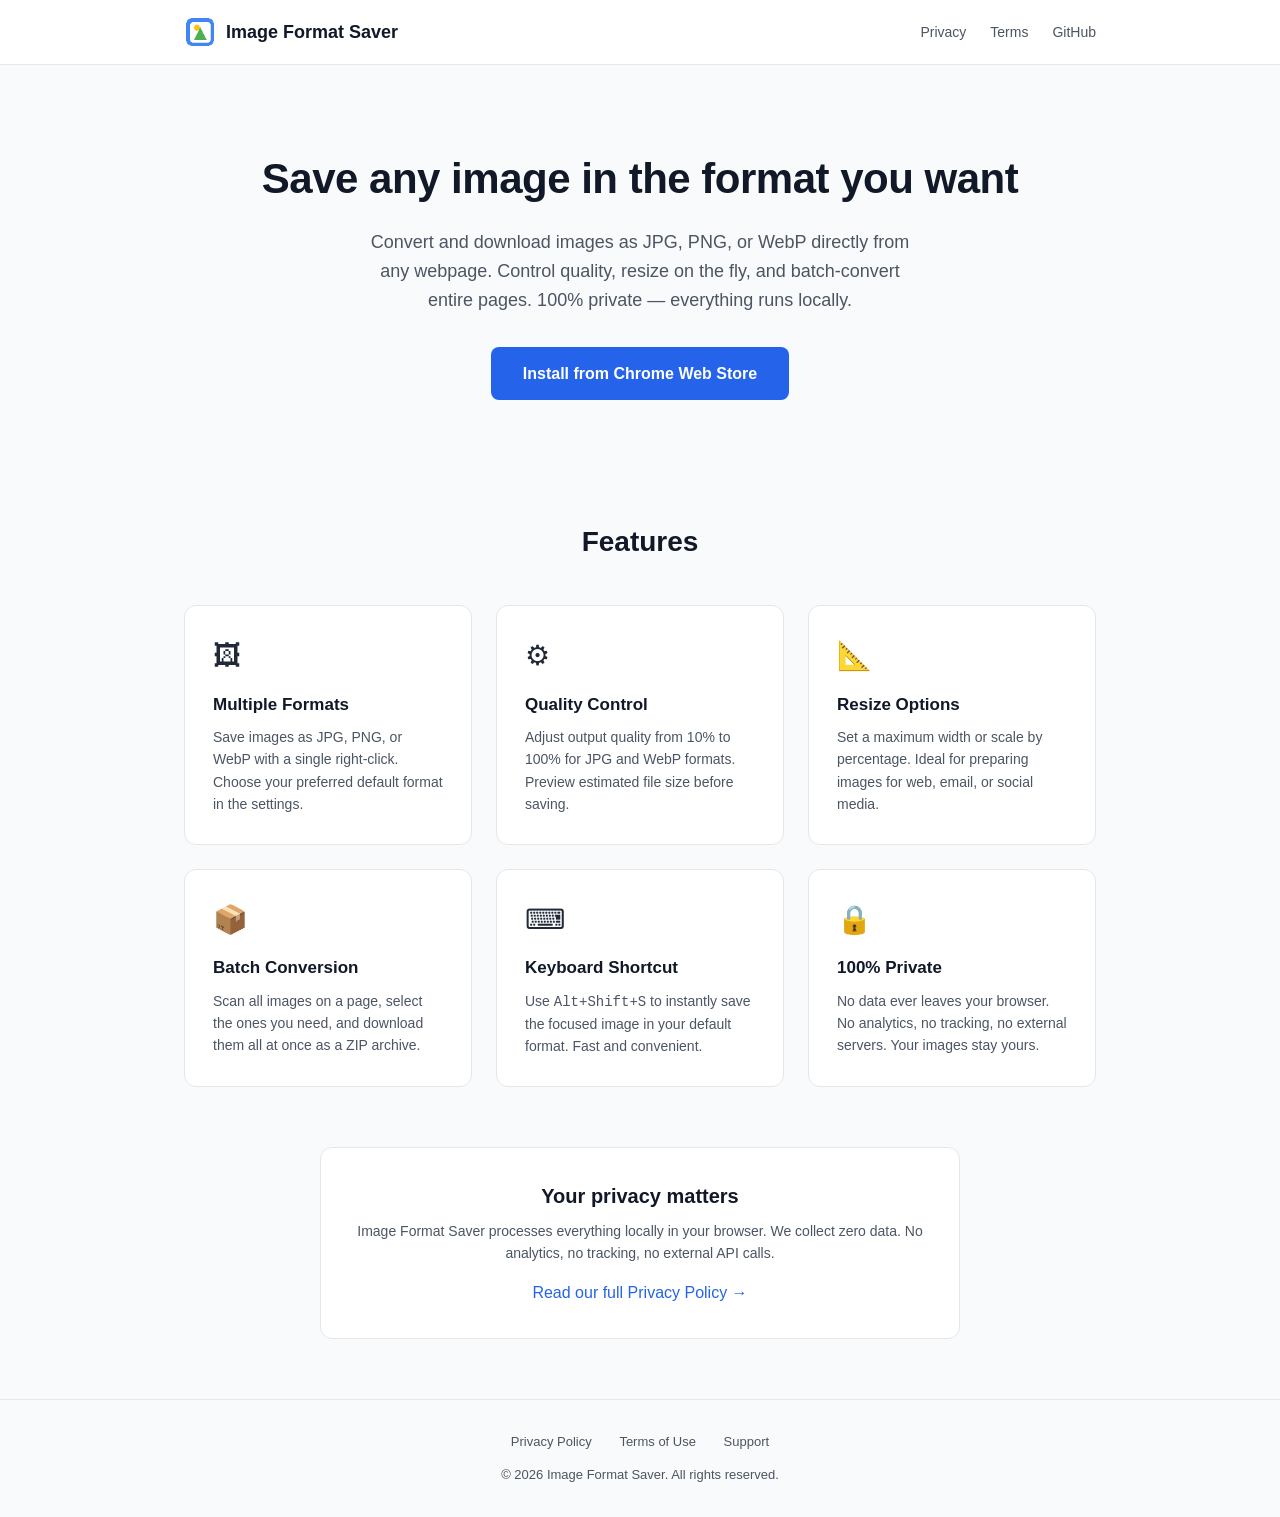
<file: index.html>
<!DOCTYPE html>
<html lang="en">
<head>
  <meta charset="UTF-8">
  <meta name="viewport" content="width=device-width, initial-scale=1.0">
  <title>Image Format Saver — Chrome Extension</title>
  <meta name="description" content="Save any image as JPG, PNG or WebP with quality control and resizing options. Free Chrome extension, 100% private.">
  <link rel="icon" type="image/png" sizes="48x48" href="icon48.png">
  <link rel="icon" type="image/png" sizes="16x16" href="favicon.png">
  <style>
    :root {
      --blue: #2563eb;
      --blue-dark: #1d4ed8;
      --gray-50: #f9fafb;
      --gray-100: #f3f4f6;
      --gray-200: #e5e7eb;
      --gray-600: #4b5563;
      --gray-800: #1f2937;
      --gray-900: #111827;
      --radius: 12px;
    }
    * { margin: 0; padding: 0; box-sizing: border-box; }
    body {
      font-family: -apple-system, BlinkMacSystemFont, "Segoe UI", Roboto, "Helvetica Neue", sans-serif;
      color: var(--gray-800);
      line-height: 1.6;
      background: var(--gray-50);
    }

    /* Header */
    header {
      background: white;
      border-bottom: 1px solid var(--gray-200);
      padding: 16px 0;
    }
    .container { max-width: 960px; margin: 0 auto; padding: 0 24px; }
    nav { display: flex; align-items: center; justify-content: space-between; }
    nav .logo { display: flex; align-items: center; gap: 10px; text-decoration: none; color: var(--gray-900); font-weight: 700; font-size: 18px; }
    nav .logo img { width: 32px; height: 32px; }
    nav .links { display: flex; gap: 24px; }
    nav .links a { text-decoration: none; color: var(--gray-600); font-size: 14px; font-weight: 500; }
    nav .links a:hover { color: var(--blue); }

    /* Hero */
    .hero {
      text-align: center;
      padding: 80px 24px 60px;
    }
    .hero h1 {
      font-size: 42px;
      font-weight: 800;
      color: var(--gray-900);
      margin-bottom: 16px;
      letter-spacing: -0.5px;
    }
    .hero p {
      font-size: 18px;
      color: var(--gray-600);
      max-width: 560px;
      margin: 0 auto 32px;
    }
    .cta {
      display: inline-block;
      background: var(--blue);
      color: white;
      padding: 14px 32px;
      border-radius: 8px;
      text-decoration: none;
      font-weight: 600;
      font-size: 16px;
      transition: background 0.2s;
    }
    .cta:hover { background: var(--blue-dark); }

    /* Features */
    .features {
      padding: 60px 0;
    }
    .features h2 {
      text-align: center;
      font-size: 28px;
      font-weight: 700;
      margin-bottom: 40px;
      color: var(--gray-900);
    }
    .features-grid {
      display: grid;
      grid-template-columns: repeat(auto-fit, minmax(260px, 1fr));
      gap: 24px;
    }
    .feature-card {
      background: white;
      border: 1px solid var(--gray-200);
      border-radius: var(--radius);
      padding: 28px;
    }
    .feature-card .icon {
      font-size: 28px;
      margin-bottom: 12px;
    }
    .feature-card h3 {
      font-size: 17px;
      font-weight: 600;
      margin-bottom: 8px;
      color: var(--gray-900);
    }
    .feature-card p {
      font-size: 14px;
      color: var(--gray-600);
    }

    /* Privacy banner */
    .privacy-banner {
      background: white;
      border: 1px solid var(--gray-200);
      border-radius: var(--radius);
      padding: 32px;
      text-align: center;
      margin: 0 auto 60px;
      max-width: 640px;
    }
    .privacy-banner h3 {
      font-size: 20px;
      font-weight: 700;
      margin-bottom: 8px;
      color: var(--gray-900);
    }
    .privacy-banner p {
      font-size: 14px;
      color: var(--gray-600);
      margin-bottom: 16px;
    }
    .privacy-banner a {
      color: var(--blue);
      font-weight: 500;
      text-decoration: none;
    }
    .privacy-banner a:hover { text-decoration: underline; }

    /* Footer */
    footer {
      border-top: 1px solid var(--gray-200);
      padding: 32px 0;
      text-align: center;
      font-size: 13px;
      color: var(--gray-600);
    }
    footer a { color: var(--gray-600); text-decoration: none; margin: 0 12px; }
    footer a:hover { color: var(--blue); }
    footer .copyright { margin-top: 12px; }

    @media (max-width: 600px) {
      .hero h1 { font-size: 28px; }
      .hero { padding: 48px 16px 40px; }
    }
  </style>
</head>
<body>
  <header>
    <div class="container">
      <nav>
        <a class="logo" href="./">
          <img src="../icons/icon48.png" alt="Image Format Saver icon" onerror="this.style.display='none'">
          Image Format Saver
        </a>
        <div class="links">
          <a href="privacy.html">Privacy</a>
          <a href="terms.html">Terms</a>
          <a href="https://github.com/fdebailleul/image-format-saver" id="github-link">GitHub</a>
        </div>
      </nav>
    </div>
  </header>

  <main>
    <section class="hero">
      <h1>Save any image in the format you want</h1>
      <p>Convert and download images as JPG, PNG, or WebP directly from any webpage. Control quality, resize on the fly, and batch-convert entire pages. 100% private &mdash; everything runs locally.</p>
      <a class="cta" href="https://chrome.google.com/webstore" id="cws-link">Install from Chrome Web Store</a>
    </section>

    <section class="features">
      <div class="container">
        <h2>Features</h2>
        <div class="features-grid">
          <div class="feature-card">
            <div class="icon">&#x1F5BC;</div>
            <h3>Multiple Formats</h3>
            <p>Save images as JPG, PNG, or WebP with a single right-click. Choose your preferred default format in the settings.</p>
          </div>
          <div class="feature-card">
            <div class="icon">&#x2699;</div>
            <h3>Quality Control</h3>
            <p>Adjust output quality from 10% to 100% for JPG and WebP formats. Preview estimated file size before saving.</p>
          </div>
          <div class="feature-card">
            <div class="icon">&#x1F4D0;</div>
            <h3>Resize Options</h3>
            <p>Set a maximum width or scale by percentage. Ideal for preparing images for web, email, or social media.</p>
          </div>
          <div class="feature-card">
            <div class="icon">&#x1F4E6;</div>
            <h3>Batch Conversion</h3>
            <p>Scan all images on a page, select the ones you need, and download them all at once as a ZIP archive.</p>
          </div>
          <div class="feature-card">
            <div class="icon">&#x2328;</div>
            <h3>Keyboard Shortcut</h3>
            <p>Use <kbd>Alt+Shift+S</kbd> to instantly save the focused image in your default format. Fast and convenient.</p>
          </div>
          <div class="feature-card">
            <div class="icon">&#x1F512;</div>
            <h3>100% Private</h3>
            <p>No data ever leaves your browser. No analytics, no tracking, no external servers. Your images stay yours.</p>
          </div>
        </div>
      </div>
    </section>

    <div class="container">
      <section class="privacy-banner">
        <h3>Your privacy matters</h3>
        <p>Image Format Saver processes everything locally in your browser. We collect zero data. No analytics, no tracking, no external API calls.</p>
        <a href="privacy.html">Read our full Privacy Policy &rarr;</a>
      </section>
    </div>
  </main>

  <footer>
    <div class="container">
      <div>
        <a href="privacy.html">Privacy Policy</a>
        <a href="terms.html">Terms of Use</a>
        <a href="https://github.com/fdebailleul/image-format-saver/issues">Support</a>
      </div>
      <div class="copyright">&copy; 2026 Image Format Saver. All rights reserved.</div>
    </div>
  </footer>
</body>
</html>
</file>
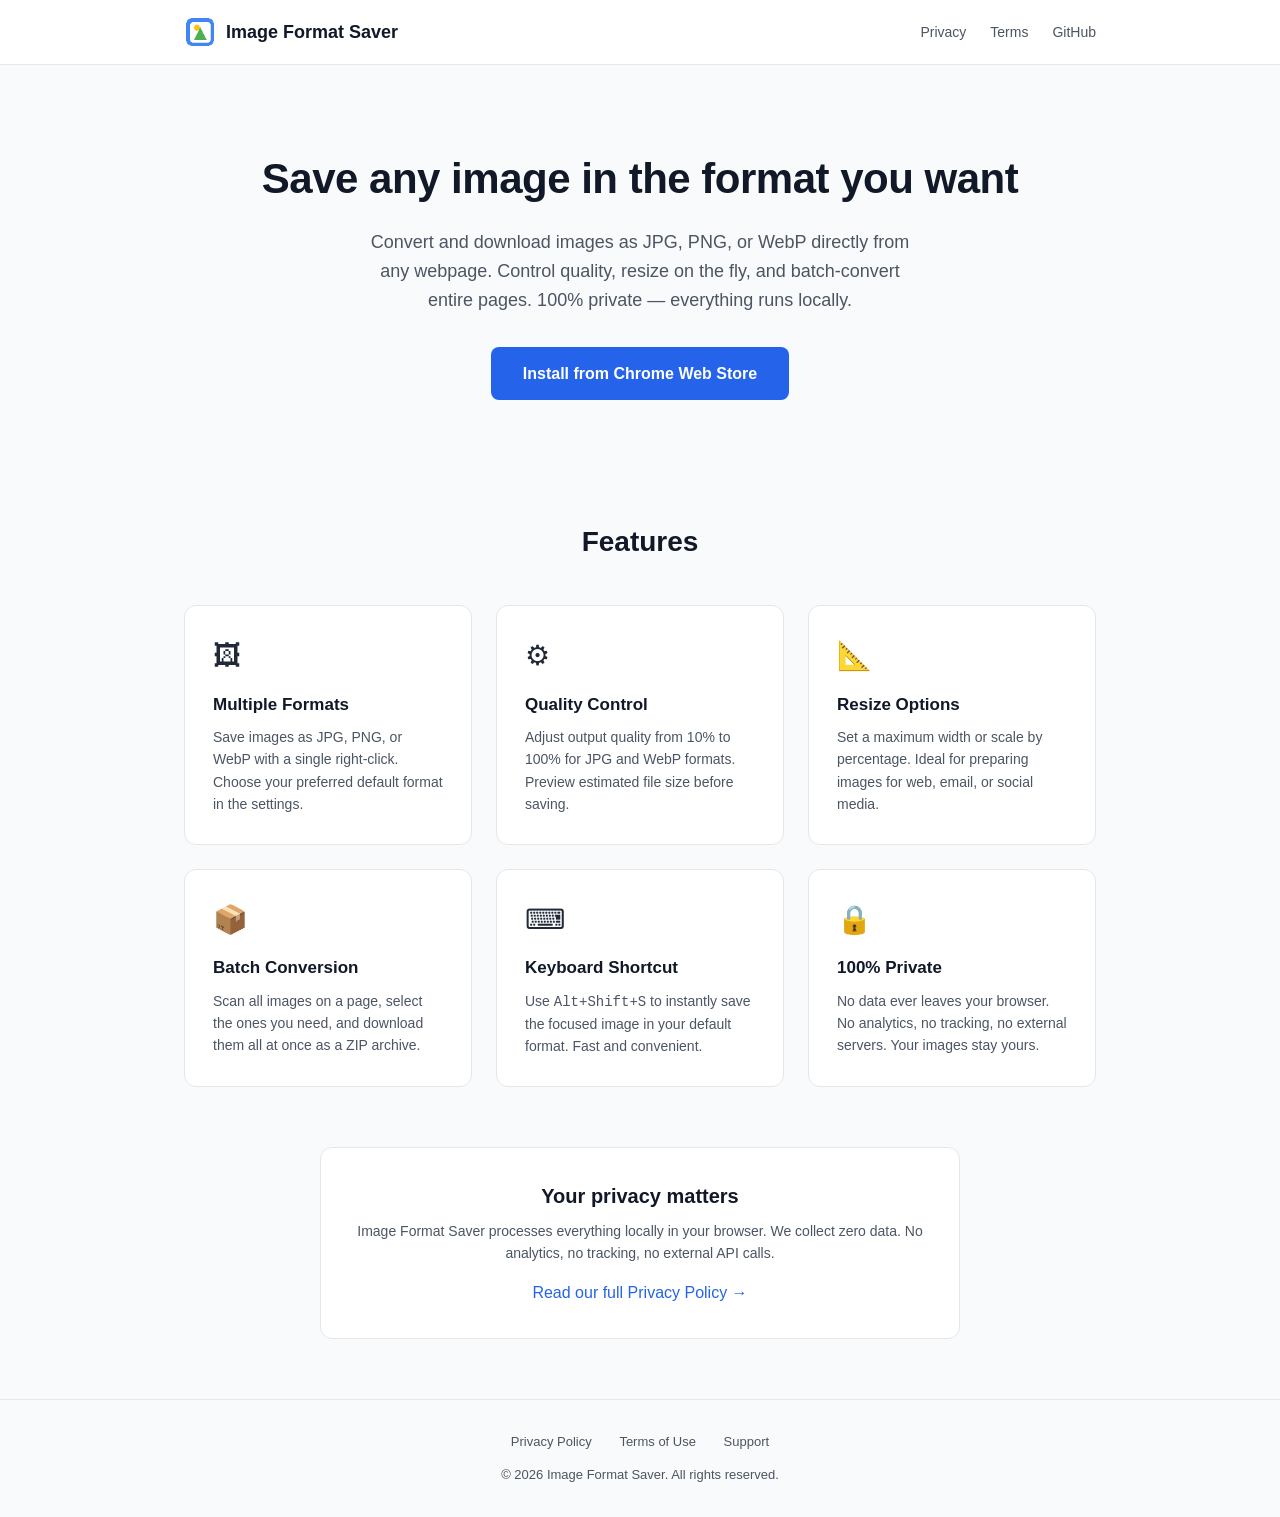
<file: docs/index.html>
<!DOCTYPE html>
<html lang="en">
<head>
  <meta charset="UTF-8">
  <meta name="viewport" content="width=device-width, initial-scale=1.0">
  <title>Image Format Saver — Chrome Extension</title>
  <meta name="description" content="Save any image as JPG, PNG or WebP with quality control and resizing options. Free Chrome extension, 100% private.">
  <link rel="icon" type="image/png" sizes="48x48" href="icon48.png">
  <link rel="icon" type="image/png" sizes="16x16" href="favicon.png">
  <style>
    :root {
      --blue: #2563eb;
      --blue-dark: #1d4ed8;
      --gray-50: #f9fafb;
      --gray-100: #f3f4f6;
      --gray-200: #e5e7eb;
      --gray-600: #4b5563;
      --gray-800: #1f2937;
      --gray-900: #111827;
      --radius: 12px;
    }
    * { margin: 0; padding: 0; box-sizing: border-box; }
    body {
      font-family: -apple-system, BlinkMacSystemFont, "Segoe UI", Roboto, "Helvetica Neue", sans-serif;
      color: var(--gray-800);
      line-height: 1.6;
      background: var(--gray-50);
    }

    /* Header */
    header {
      background: white;
      border-bottom: 1px solid var(--gray-200);
      padding: 16px 0;
    }
    .container { max-width: 960px; margin: 0 auto; padding: 0 24px; }
    nav { display: flex; align-items: center; justify-content: space-between; }
    nav .logo { display: flex; align-items: center; gap: 10px; text-decoration: none; color: var(--gray-900); font-weight: 700; font-size: 18px; }
    nav .logo img { width: 32px; height: 32px; }
    nav .links { display: flex; gap: 24px; }
    nav .links a { text-decoration: none; color: var(--gray-600); font-size: 14px; font-weight: 500; }
    nav .links a:hover { color: var(--blue); }

    /* Hero */
    .hero {
      text-align: center;
      padding: 80px 24px 60px;
    }
    .hero h1 {
      font-size: 42px;
      font-weight: 800;
      color: var(--gray-900);
      margin-bottom: 16px;
      letter-spacing: -0.5px;
    }
    .hero p {
      font-size: 18px;
      color: var(--gray-600);
      max-width: 560px;
      margin: 0 auto 32px;
    }
    .cta {
      display: inline-block;
      background: var(--blue);
      color: white;
      padding: 14px 32px;
      border-radius: 8px;
      text-decoration: none;
      font-weight: 600;
      font-size: 16px;
      transition: background 0.2s;
    }
    .cta:hover { background: var(--blue-dark); }

    /* Features */
    .features {
      padding: 60px 0;
    }
    .features h2 {
      text-align: center;
      font-size: 28px;
      font-weight: 700;
      margin-bottom: 40px;
      color: var(--gray-900);
    }
    .features-grid {
      display: grid;
      grid-template-columns: repeat(auto-fit, minmax(260px, 1fr));
      gap: 24px;
    }
    .feature-card {
      background: white;
      border: 1px solid var(--gray-200);
      border-radius: var(--radius);
      padding: 28px;
    }
    .feature-card .icon {
      font-size: 28px;
      margin-bottom: 12px;
    }
    .feature-card h3 {
      font-size: 17px;
      font-weight: 600;
      margin-bottom: 8px;
      color: var(--gray-900);
    }
    .feature-card p {
      font-size: 14px;
      color: var(--gray-600);
    }

    /* Privacy banner */
    .privacy-banner {
      background: white;
      border: 1px solid var(--gray-200);
      border-radius: var(--radius);
      padding: 32px;
      text-align: center;
      margin: 0 auto 60px;
      max-width: 640px;
    }
    .privacy-banner h3 {
      font-size: 20px;
      font-weight: 700;
      margin-bottom: 8px;
      color: var(--gray-900);
    }
    .privacy-banner p {
      font-size: 14px;
      color: var(--gray-600);
      margin-bottom: 16px;
    }
    .privacy-banner a {
      color: var(--blue);
      font-weight: 500;
      text-decoration: none;
    }
    .privacy-banner a:hover { text-decoration: underline; }

    /* Footer */
    footer {
      border-top: 1px solid var(--gray-200);
      padding: 32px 0;
      text-align: center;
      font-size: 13px;
      color: var(--gray-600);
    }
    footer a { color: var(--gray-600); text-decoration: none; margin: 0 12px; }
    footer a:hover { color: var(--blue); }
    footer .copyright { margin-top: 12px; }

    @media (max-width: 600px) {
      .hero h1 { font-size: 28px; }
      .hero { padding: 48px 16px 40px; }
    }
  </style>
</head>
<body>
  <header>
    <div class="container">
      <nav>
        <a class="logo" href="./">
          <img src="../icons/icon48.png" alt="Image Format Saver icon" onerror="this.style.display='none'">
          Image Format Saver
        </a>
        <div class="links">
          <a href="privacy.html">Privacy</a>
          <a href="terms.html">Terms</a>
          <a href="https://github.com/fdebailleul/image-format-saver" id="github-link">GitHub</a>
        </div>
      </nav>
    </div>
  </header>

  <main>
    <section class="hero">
      <h1>Save any image in the format you want</h1>
      <p>Convert and download images as JPG, PNG, or WebP directly from any webpage. Control quality, resize on the fly, and batch-convert entire pages. 100% private &mdash; everything runs locally.</p>
      <a class="cta" href="https://chromewebstore.google.com/detail/image-format-saver/cpfpbdgpkjbnkidjddelkibfooplpjih" id="cws-link">Install from Chrome Web Store</a>
    </section>

    <section class="features">
      <div class="container">
        <h2>Features</h2>
        <div class="features-grid">
          <div class="feature-card">
            <div class="icon">&#x1F5BC;</div>
            <h3>Multiple Formats</h3>
            <p>Save images as JPG, PNG, or WebP with a single right-click. Choose your preferred default format in the settings.</p>
          </div>
          <div class="feature-card">
            <div class="icon">&#x2699;</div>
            <h3>Quality Control</h3>
            <p>Adjust output quality from 10% to 100% for JPG and WebP formats. Preview estimated file size before saving.</p>
          </div>
          <div class="feature-card">
            <div class="icon">&#x1F4D0;</div>
            <h3>Resize Options</h3>
            <p>Set a maximum width or scale by percentage. Ideal for preparing images for web, email, or social media.</p>
          </div>
          <div class="feature-card">
            <div class="icon">&#x1F4E6;</div>
            <h3>Batch Conversion</h3>
            <p>Scan all images on a page, select the ones you need, and download them all at once as a ZIP archive.</p>
          </div>
          <div class="feature-card">
            <div class="icon">&#x2328;</div>
            <h3>Keyboard Shortcut</h3>
            <p>Use <kbd>Alt+Shift+S</kbd> to instantly save the focused image in your default format. Fast and convenient.</p>
          </div>
          <div class="feature-card">
            <div class="icon">&#x1F512;</div>
            <h3>100% Private</h3>
            <p>No data ever leaves your browser. No analytics, no tracking, no external servers. Your images stay yours.</p>
          </div>
        </div>
      </div>
    </section>

    <div class="container">
      <section class="privacy-banner">
        <h3>Your privacy matters</h3>
        <p>Image Format Saver processes everything locally in your browser. We collect zero data. No analytics, no tracking, no external API calls.</p>
        <a href="privacy.html">Read our full Privacy Policy &rarr;</a>
      </section>
    </div>
  </main>

  <footer>
    <div class="container">
      <div>
        <a href="privacy.html">Privacy Policy</a>
        <a href="terms.html">Terms of Use</a>
        <a href="https://github.com/fdebailleul/image-format-saver/issues">Support</a>
      </div>
      <div class="copyright">&copy; 2026 Image Format Saver. All rights reserved.</div>
    </div>
  </footer>
</body>
</html>
</file>
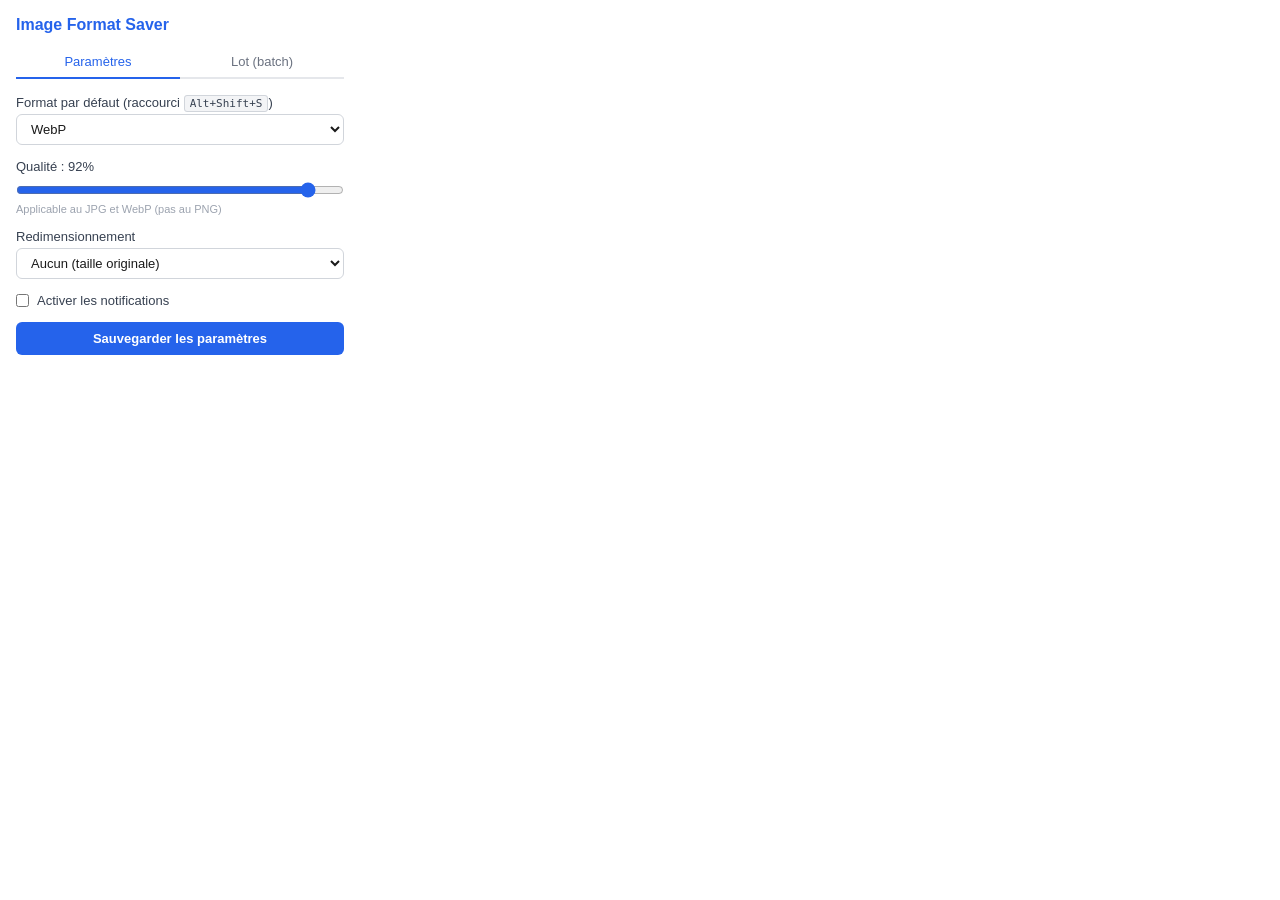
<file: popup.html>
<!DOCTYPE html>
<html lang="fr">
<head>
  <meta charset="UTF-8">
  <link rel="stylesheet" href="popup.css">
</head>
<body>
  <div class="popup">
    <h1>Image Format Saver</h1>

    <!-- Onglets -->
    <div class="tabs">
      <button class="tab active" data-tab="settings">Paramètres</button>
      <button class="tab" data-tab="batch">Lot (batch)</button>
    </div>

    <!-- === Onglet Paramètres === -->
    <div id="tab-settings" class="tab-content active">
      <section>
        <label>Format par défaut (raccourci <kbd>Alt+Shift+S</kbd>)</label>
        <select id="defaultFormat">
          <option value="save-jpg">JPG</option>
          <option value="save-png">PNG</option>
          <option value="save-webp" selected>WebP</option>
        </select>
      </section>

      <section>
        <label>Qualité : <span id="qualityValue">92</span>%</label>
        <input type="range" id="quality" min="10" max="100" value="92">
        <p class="hint">Applicable au JPG et WebP (pas au PNG)</p>
      </section>

      <section>
        <label>Redimensionnement</label>
        <select id="resizeMode">
          <option value="none">Aucun (taille originale)</option>
          <option value="maxWidth">Largeur maximale</option>
          <option value="percentage">Pourcentage</option>
        </select>

        <div id="maxWidthGroup" class="resize-option hidden">
          <label>Largeur max (px)</label>
          <input type="number" id="maxWidth" value="1920" min="100" max="10000">
        </div>

        <div id="percentageGroup" class="resize-option hidden">
          <label>Pourcentage : <span id="percentageValue">100</span>%</label>
          <input type="range" id="percentage" min="10" max="100" value="100">
        </div>
      </section>

      <!-- Estimation de taille -->
      <section id="estimateSection" class="hidden">
        <h3>Aperçu</h3>
        <div class="estimate-info">
          <div>Original : <strong id="originalSize">—</strong></div>
          <div>Estimé : <strong id="estimatedSize">—</strong></div>
          <div>Réduction : <strong id="reduction">—</strong></div>
        </div>
        <button id="btnEstimate" class="btn secondary">Estimer la taille</button>
      </section>

      <section>
        <label class="toggle-label">
          <input type="checkbox" id="notifToggle">
          Activer les notifications
        </label>
      </section>

      <button id="btnSave" class="btn primary">Sauvegarder les paramètres</button>
      <div id="statusMessage" class="status hidden"></div>
    </div>

    <!-- === Onglet Batch === -->
    <div id="tab-batch" class="tab-content">
      <section>
        <label>Format de conversion</label>
        <select id="batchFormat">
          <option value="image/jpeg">JPG</option>
          <option value="image/png">PNG</option>
          <option value="image/webp" selected>WebP</option>
        </select>
      </section>

      <button id="btnScan" class="btn primary">Scanner les images de la page</button>

      <div id="scanResults" class="hidden">
        <div class="batch-actions">
          <span id="imageCount">0 images</span>
          <label><input type="checkbox" id="selectAll" checked> Tout sélectionner</label>
        </div>
        <div id="imageGrid" class="image-grid"></div>
        <button id="btnBatchConvert" class="btn primary">Convertir et télécharger</button>
      </div>

      <div id="batchProgress" class="hidden">
        <div class="progress-bar">
          <div id="progressFill" class="progress-fill"></div>
        </div>
        <p id="progressText">Conversion en cours…</p>
      </div>
    </div>
  </div>

  <script src="popup.js"></script>
</body>
</html>
</file>
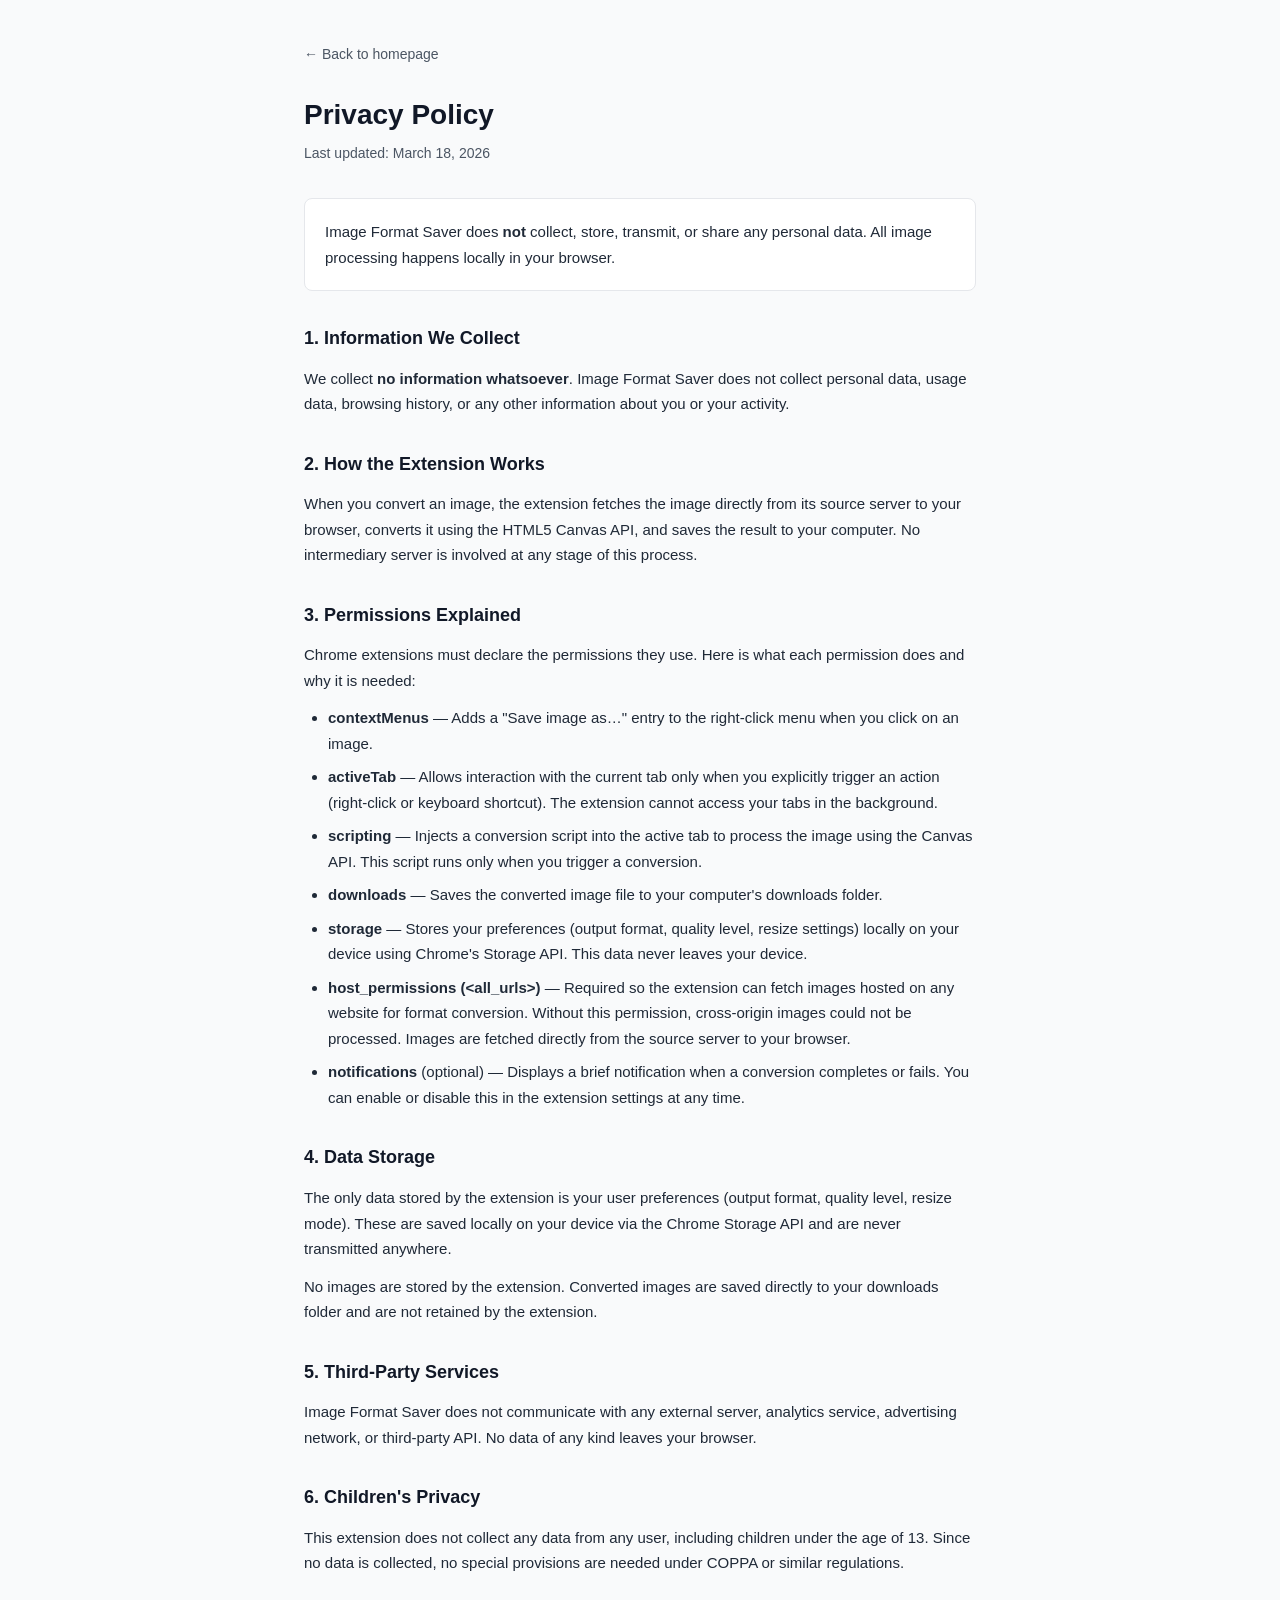
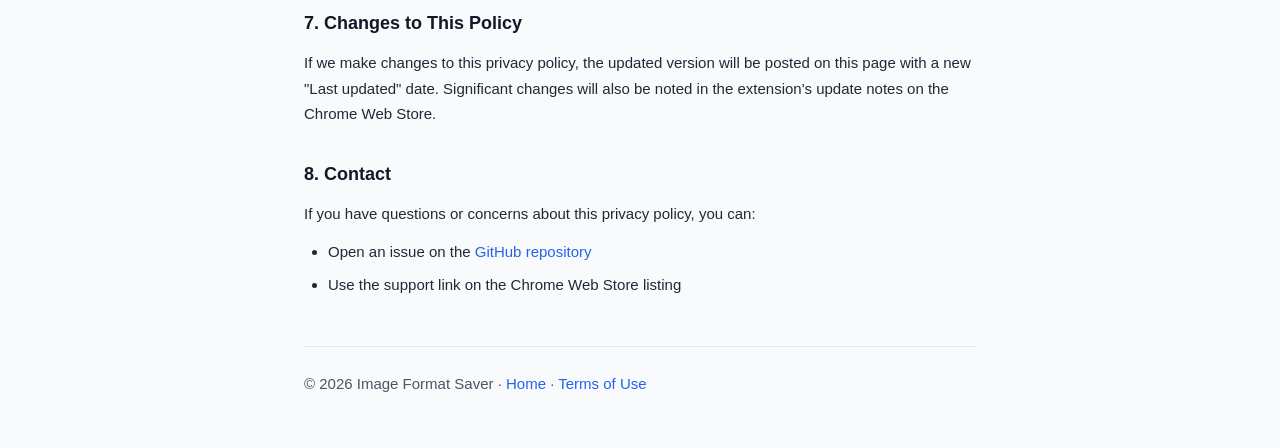
<file: privacy.html>
<!DOCTYPE html>
<html lang="en">
<head>
  <meta charset="UTF-8">
  <meta name="viewport" content="width=device-width, initial-scale=1.0">
  <title>Privacy Policy — Image Format Saver</title>
  <meta name="description" content="Privacy policy for the Image Format Saver Chrome extension.">
  <link rel="icon" type="image/png" sizes="48x48" href="icon48.png">
  <link rel="icon" type="image/png" sizes="16x16" href="favicon.png">
  <style>
    :root { --blue: #2563eb; --gray-50: #f9fafb; --gray-200: #e5e7eb; --gray-600: #4b5563; --gray-800: #1f2937; --gray-900: #111827; }
    * { margin: 0; padding: 0; box-sizing: border-box; }
    body {
      font-family: -apple-system, BlinkMacSystemFont, "Segoe UI", Roboto, sans-serif;
      max-width: 720px;
      margin: 0 auto;
      padding: 40px 24px;
      color: var(--gray-800);
      line-height: 1.7;
      background: var(--gray-50);
    }
    a { color: var(--blue); text-decoration: none; }
    a:hover { text-decoration: underline; }
    .back { display: inline-block; margin-bottom: 24px; font-size: 14px; color: var(--gray-600); }
    h1 { font-size: 28px; font-weight: 800; color: var(--gray-900); margin-bottom: 4px; }
    .updated { font-size: 14px; color: var(--gray-600); margin-bottom: 32px; }
    h2 { font-size: 18px; font-weight: 700; color: var(--gray-900); margin-top: 32px; margin-bottom: 12px; }
    p { font-size: 15px; margin-bottom: 12px; }
    ul { padding-left: 24px; margin-bottom: 12px; }
    li { font-size: 15px; margin-bottom: 8px; }
    .highlight {
      background: white;
      border: 1px solid var(--gray-200);
      border-radius: 8px;
      padding: 20px;
      margin: 24px 0;
    }
    .highlight p { margin: 0; font-weight: 500; }
    footer { margin-top: 48px; padding-top: 24px; border-top: 1px solid var(--gray-200); font-size: 13px; color: var(--gray-600); }
  </style>
</head>
<body>
  <a class="back" href="./">&larr; Back to homepage</a>
  <h1>Privacy Policy</h1>
  <p class="updated">Last updated: March 18, 2026</p>

  <div class="highlight">
    <p>Image Format Saver does <strong>not</strong> collect, store, transmit, or share any personal data. All image processing happens locally in your browser.</p>
  </div>

  <h2>1. Information We Collect</h2>
  <p>We collect <strong>no information whatsoever</strong>. Image Format Saver does not collect personal data, usage data, browsing history, or any other information about you or your activity.</p>

  <h2>2. How the Extension Works</h2>
  <p>When you convert an image, the extension fetches the image directly from its source server to your browser, converts it using the HTML5 Canvas API, and saves the result to your computer. No intermediary server is involved at any stage of this process.</p>

  <h2>3. Permissions Explained</h2>
  <p>Chrome extensions must declare the permissions they use. Here is what each permission does and why it is needed:</p>
  <ul>
    <li><strong>contextMenus</strong> — Adds a "Save image as…" entry to the right-click menu when you click on an image.</li>
    <li><strong>activeTab</strong> — Allows interaction with the current tab only when you explicitly trigger an action (right-click or keyboard shortcut). The extension cannot access your tabs in the background.</li>
    <li><strong>scripting</strong> — Injects a conversion script into the active tab to process the image using the Canvas API. This script runs only when you trigger a conversion.</li>
    <li><strong>downloads</strong> — Saves the converted image file to your computer's downloads folder.</li>
    <li><strong>storage</strong> — Stores your preferences (output format, quality level, resize settings) locally on your device using Chrome's Storage API. This data never leaves your device.</li>
    <li><strong>host_permissions (&lt;all_urls&gt;)</strong> — Required so the extension can fetch images hosted on any website for format conversion. Without this permission, cross-origin images could not be processed. Images are fetched directly from the source server to your browser.</li>
    <li><strong>notifications</strong> (optional) — Displays a brief notification when a conversion completes or fails. You can enable or disable this in the extension settings at any time.</li>
  </ul>

  <h2>4. Data Storage</h2>
  <p>The only data stored by the extension is your user preferences (output format, quality level, resize mode). These are saved locally on your device via the Chrome Storage API and are never transmitted anywhere.</p>
  <p>No images are stored by the extension. Converted images are saved directly to your downloads folder and are not retained by the extension.</p>

  <h2>5. Third-Party Services</h2>
  <p>Image Format Saver does not communicate with any external server, analytics service, advertising network, or third-party API. No data of any kind leaves your browser.</p>

  <h2>6. Children's Privacy</h2>
  <p>This extension does not collect any data from any user, including children under the age of 13. Since no data is collected, no special provisions are needed under COPPA or similar regulations.</p>

  <h2>7. Changes to This Policy</h2>
  <p>If we make changes to this privacy policy, the updated version will be posted on this page with a new "Last updated" date. Significant changes will also be noted in the extension's update notes on the Chrome Web Store.</p>

  <h2>8. Contact</h2>
  <p>If you have questions or concerns about this privacy policy, you can:</p>
  <ul>
    <li>Open an issue on the <a href="https://github.com/fdebailleul/image-format-saver/issues">GitHub repository</a></li>
    <li>Use the support link on the Chrome Web Store listing</li>
  </ul>

  <footer>
    <p>&copy; 2026 Image Format Saver &middot; <a href="./">Home</a> &middot; <a href="terms.html">Terms of Use</a></p>
  </footer>
</body>
</html>
</file>
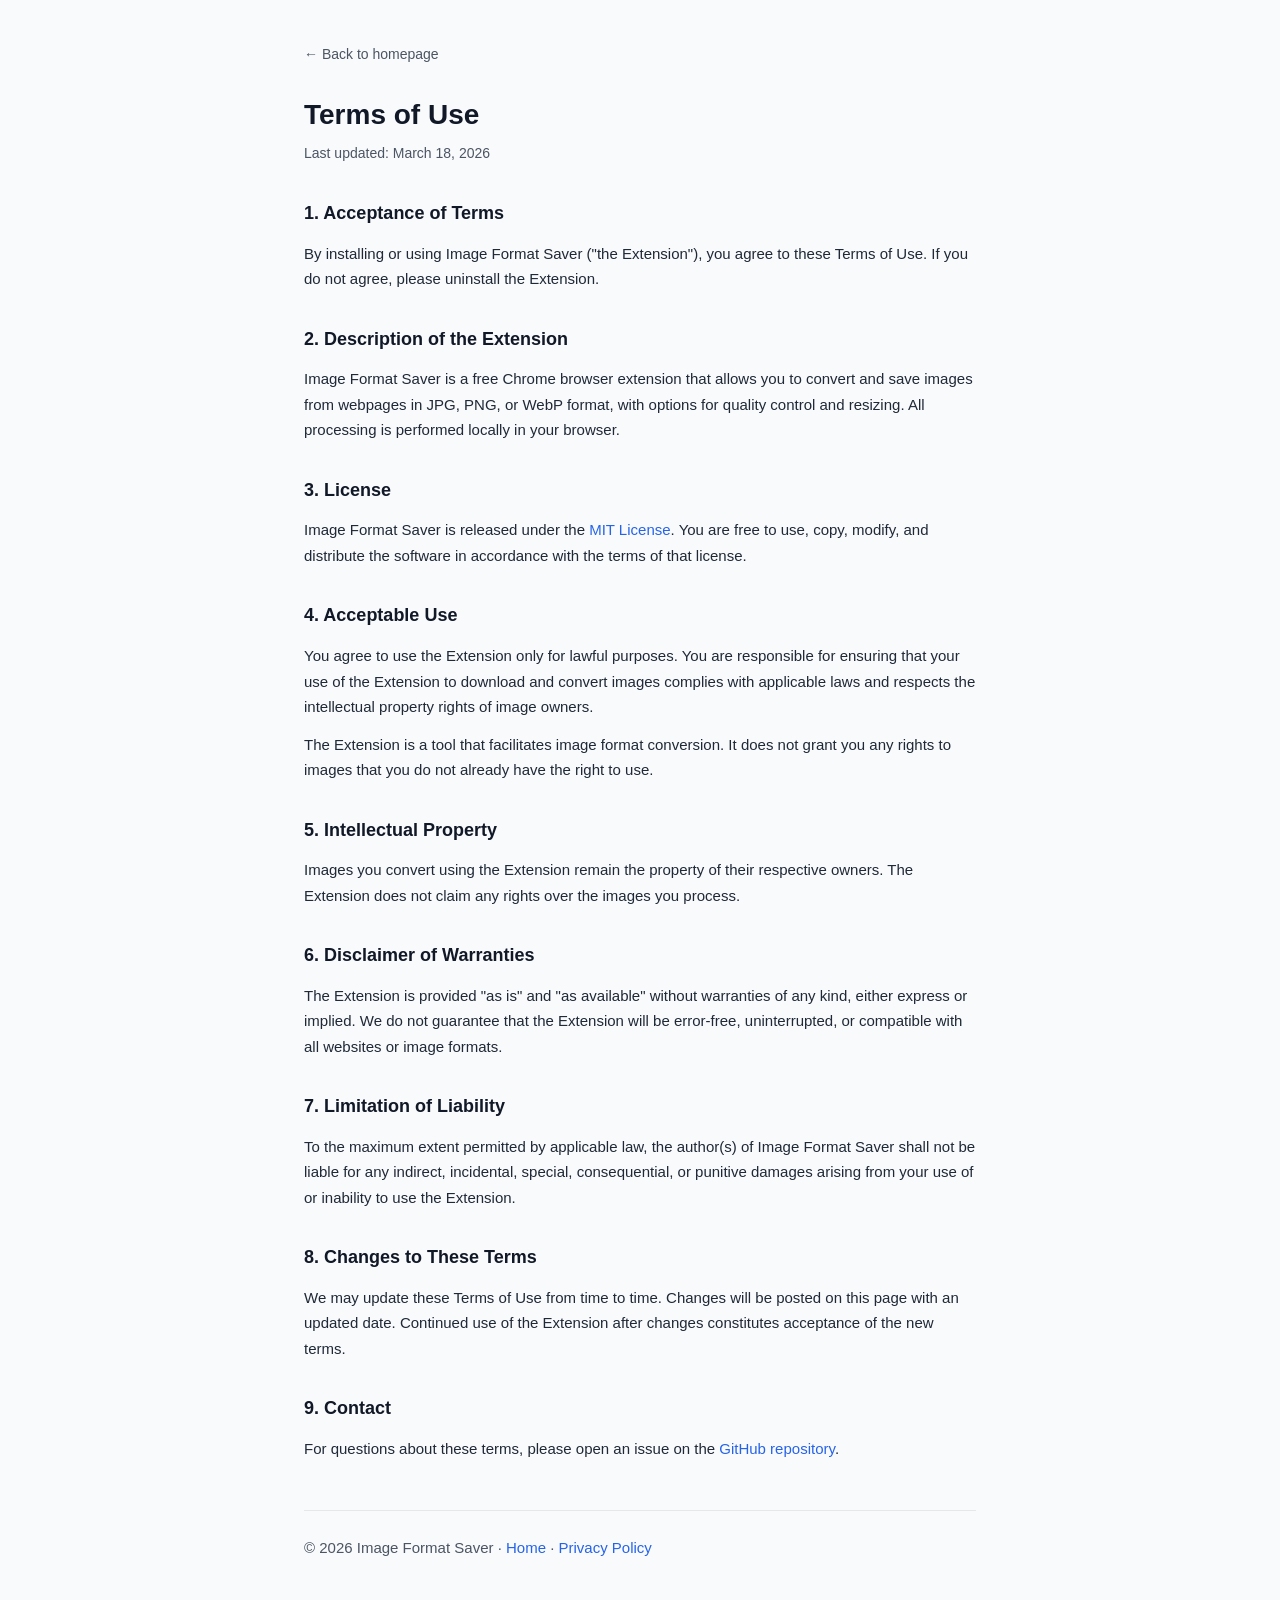
<file: terms.html>
<!DOCTYPE html>
<html lang="en">
<head>
  <meta charset="UTF-8">
  <meta name="viewport" content="width=device-width, initial-scale=1.0">
  <title>Terms of Use — Image Format Saver</title>
  <meta name="description" content="Terms of use for the Image Format Saver Chrome extension.">
  <link rel="icon" type="image/png" sizes="48x48" href="icon48.png">
  <link rel="icon" type="image/png" sizes="16x16" href="favicon.png">
  <style>
    :root { --blue: #2563eb; --gray-50: #f9fafb; --gray-200: #e5e7eb; --gray-600: #4b5563; --gray-800: #1f2937; --gray-900: #111827; }
    * { margin: 0; padding: 0; box-sizing: border-box; }
    body {
      font-family: -apple-system, BlinkMacSystemFont, "Segoe UI", Roboto, sans-serif;
      max-width: 720px;
      margin: 0 auto;
      padding: 40px 24px;
      color: var(--gray-800);
      line-height: 1.7;
      background: var(--gray-50);
    }
    a { color: var(--blue); text-decoration: none; }
    a:hover { text-decoration: underline; }
    .back { display: inline-block; margin-bottom: 24px; font-size: 14px; color: var(--gray-600); }
    h1 { font-size: 28px; font-weight: 800; color: var(--gray-900); margin-bottom: 4px; }
    .updated { font-size: 14px; color: var(--gray-600); margin-bottom: 32px; }
    h2 { font-size: 18px; font-weight: 700; color: var(--gray-900); margin-top: 32px; margin-bottom: 12px; }
    p { font-size: 15px; margin-bottom: 12px; }
    ul { padding-left: 24px; margin-bottom: 12px; }
    li { font-size: 15px; margin-bottom: 8px; }
    footer { margin-top: 48px; padding-top: 24px; border-top: 1px solid var(--gray-200); font-size: 13px; color: var(--gray-600); }
  </style>
</head>
<body>
  <a class="back" href="./">&larr; Back to homepage</a>
  <h1>Terms of Use</h1>
  <p class="updated">Last updated: March 18, 2026</p>

  <h2>1. Acceptance of Terms</h2>
  <p>By installing or using Image Format Saver ("the Extension"), you agree to these Terms of Use. If you do not agree, please uninstall the Extension.</p>

  <h2>2. Description of the Extension</h2>
  <p>Image Format Saver is a free Chrome browser extension that allows you to convert and save images from webpages in JPG, PNG, or WebP format, with options for quality control and resizing. All processing is performed locally in your browser.</p>

  <h2>3. License</h2>
  <p>Image Format Saver is released under the <a href="https://opensource.org/licenses/MIT">MIT License</a>. You are free to use, copy, modify, and distribute the software in accordance with the terms of that license.</p>

  <h2>4. Acceptable Use</h2>
  <p>You agree to use the Extension only for lawful purposes. You are responsible for ensuring that your use of the Extension to download and convert images complies with applicable laws and respects the intellectual property rights of image owners.</p>
  <p>The Extension is a tool that facilitates image format conversion. It does not grant you any rights to images that you do not already have the right to use.</p>

  <h2>5. Intellectual Property</h2>
  <p>Images you convert using the Extension remain the property of their respective owners. The Extension does not claim any rights over the images you process.</p>

  <h2>6. Disclaimer of Warranties</h2>
  <p>The Extension is provided "as is" and "as available" without warranties of any kind, either express or implied. We do not guarantee that the Extension will be error-free, uninterrupted, or compatible with all websites or image formats.</p>

  <h2>7. Limitation of Liability</h2>
  <p>To the maximum extent permitted by applicable law, the author(s) of Image Format Saver shall not be liable for any indirect, incidental, special, consequential, or punitive damages arising from your use of or inability to use the Extension.</p>

  <h2>8. Changes to These Terms</h2>
  <p>We may update these Terms of Use from time to time. Changes will be posted on this page with an updated date. Continued use of the Extension after changes constitutes acceptance of the new terms.</p>

  <h2>9. Contact</h2>
  <p>For questions about these terms, please open an issue on the <a href="https://github.com/fdebailleul/image-format-saver/issues">GitHub repository</a>.</p>

  <footer>
    <p>&copy; 2026 Image Format Saver &middot; <a href="./">Home</a> &middot; <a href="privacy.html">Privacy Policy</a></p>
  </footer>
</body>
</html>
</file>
<file: popup.css>
* {
  box-sizing: border-box;
  margin: 0;
  padding: 0;
}

body {
  font-family: -apple-system, BlinkMacSystemFont, "Segoe UI", Roboto, sans-serif;
  font-size: 13px;
  color: #1a1a1a;
  background: #fff;
}

.popup {
  width: 360px;
  padding: 16px;
}

h1 {
  font-size: 16px;
  font-weight: 700;
  margin-bottom: 12px;
  color: #2563eb;
}

h3 {
  font-size: 13px;
  font-weight: 600;
  margin-bottom: 8px;
}

/* Onglets */
.tabs {
  display: flex;
  gap: 0;
  margin-bottom: 16px;
  border-bottom: 2px solid #e5e7eb;
}

.tab {
  flex: 1;
  padding: 8px 12px;
  border: none;
  background: none;
  cursor: pointer;
  font-size: 13px;
  font-weight: 500;
  color: #6b7280;
  border-bottom: 2px solid transparent;
  margin-bottom: -2px;
  transition: all 0.15s;
}

.tab:hover {
  color: #2563eb;
}

.tab.active {
  color: #2563eb;
  border-bottom-color: #2563eb;
}

.tab-content {
  display: none;
}

.tab-content.active {
  display: block;
}

/* Sections */
section {
  margin-bottom: 14px;
}

label {
  display: block;
  font-weight: 500;
  margin-bottom: 4px;
  color: #374151;
}

select, input[type="number"] {
  width: 100%;
  padding: 6px 10px;
  border: 1px solid #d1d5db;
  border-radius: 6px;
  font-size: 13px;
  background: #fff;
  color: #1a1a1a;
}

select:focus, input[type="number"]:focus {
  outline: none;
  border-color: #2563eb;
  box-shadow: 0 0 0 2px rgba(37, 99, 235, 0.15);
}

input[type="range"] {
  width: 100%;
  margin-top: 4px;
  accent-color: #2563eb;
}

kbd {
  background: #f3f4f6;
  border: 1px solid #d1d5db;
  border-radius: 3px;
  padding: 1px 5px;
  font-size: 11px;
  font-family: monospace;
}

.hint {
  font-size: 11px;
  color: #9ca3af;
  margin-top: 2px;
}

.hidden {
  display: none !important;
}

.resize-option {
  margin-top: 8px;
}

/* Toggle */
.toggle-label {
  display: flex;
  align-items: center;
  gap: 8px;
  cursor: pointer;
  font-weight: normal;
}

.toggle-label input[type="checkbox"] {
  accent-color: #2563eb;
}

/* Boutons */
.btn {
  width: 100%;
  padding: 9px 16px;
  border: none;
  border-radius: 6px;
  font-size: 13px;
  font-weight: 600;
  cursor: pointer;
  transition: all 0.15s;
}

.btn.primary {
  background: #2563eb;
  color: #fff;
}

.btn.primary:hover {
  background: #1d4ed8;
}

.btn.secondary {
  background: #f3f4f6;
  color: #374151;
  border: 1px solid #d1d5db;
}

.btn.secondary:hover {
  background: #e5e7eb;
}

.btn:disabled {
  opacity: 0.5;
  cursor: not-allowed;
}

/* Estimation */
.estimate-info {
  display: grid;
  grid-template-columns: 1fr 1fr 1fr;
  gap: 8px;
  margin-bottom: 8px;
  padding: 8px;
  background: #f9fafb;
  border-radius: 6px;
  font-size: 12px;
  text-align: center;
}

.estimate-info strong {
  display: block;
  font-size: 14px;
  color: #2563eb;
  margin-top: 2px;
}

/* Status */
.status {
  margin-top: 8px;
  padding: 8px 10px;
  border-radius: 6px;
  font-size: 12px;
  text-align: center;
}

.status.success {
  background: #ecfdf5;
  color: #065f46;
}

.status.error {
  background: #fef2f2;
  color: #991b1b;
}

/* Batch */
.batch-actions {
  display: flex;
  justify-content: space-between;
  align-items: center;
  margin-bottom: 10px;
  font-size: 12px;
  color: #6b7280;
}

.batch-actions label {
  display: inline;
  font-weight: normal;
  font-size: 12px;
}

.image-grid {
  display: grid;
  grid-template-columns: repeat(3, 1fr);
  gap: 6px;
  max-height: 300px;
  overflow-y: auto;
  margin-bottom: 12px;
  padding-right: 4px;
}

.image-grid::-webkit-scrollbar {
  width: 4px;
}

.image-grid::-webkit-scrollbar-thumb {
  background: #d1d5db;
  border-radius: 2px;
}

.image-item {
  position: relative;
  border: 2px solid #e5e7eb;
  border-radius: 6px;
  overflow: hidden;
  cursor: pointer;
  transition: border-color 0.15s;
  aspect-ratio: 1;
}

.image-item.selected {
  border-color: #2563eb;
}

.image-item img {
  width: 100%;
  height: 100%;
  object-fit: cover;
}

.image-item .check {
  position: absolute;
  top: 4px;
  right: 4px;
  width: 18px;
  height: 18px;
  border-radius: 50%;
  background: rgba(255, 255, 255, 0.9);
  border: 2px solid #d1d5db;
  display: flex;
  align-items: center;
  justify-content: center;
  font-size: 10px;
  transition: all 0.15s;
}

.image-item.selected .check {
  background: #2563eb;
  border-color: #2563eb;
  color: #fff;
}

.image-item .dimensions {
  position: absolute;
  bottom: 0;
  left: 0;
  right: 0;
  background: rgba(0, 0, 0, 0.6);
  color: #fff;
  font-size: 10px;
  padding: 2px 4px;
  text-align: center;
}

/* Progress */
.progress-bar {
  height: 6px;
  background: #e5e7eb;
  border-radius: 3px;
  overflow: hidden;
  margin-bottom: 6px;
}

.progress-fill {
  height: 100%;
  background: #2563eb;
  border-radius: 3px;
  width: 0%;
  transition: width 0.3s;
}

#progressText {
  font-size: 12px;
  color: #6b7280;
  text-align: center;
}
</file>
